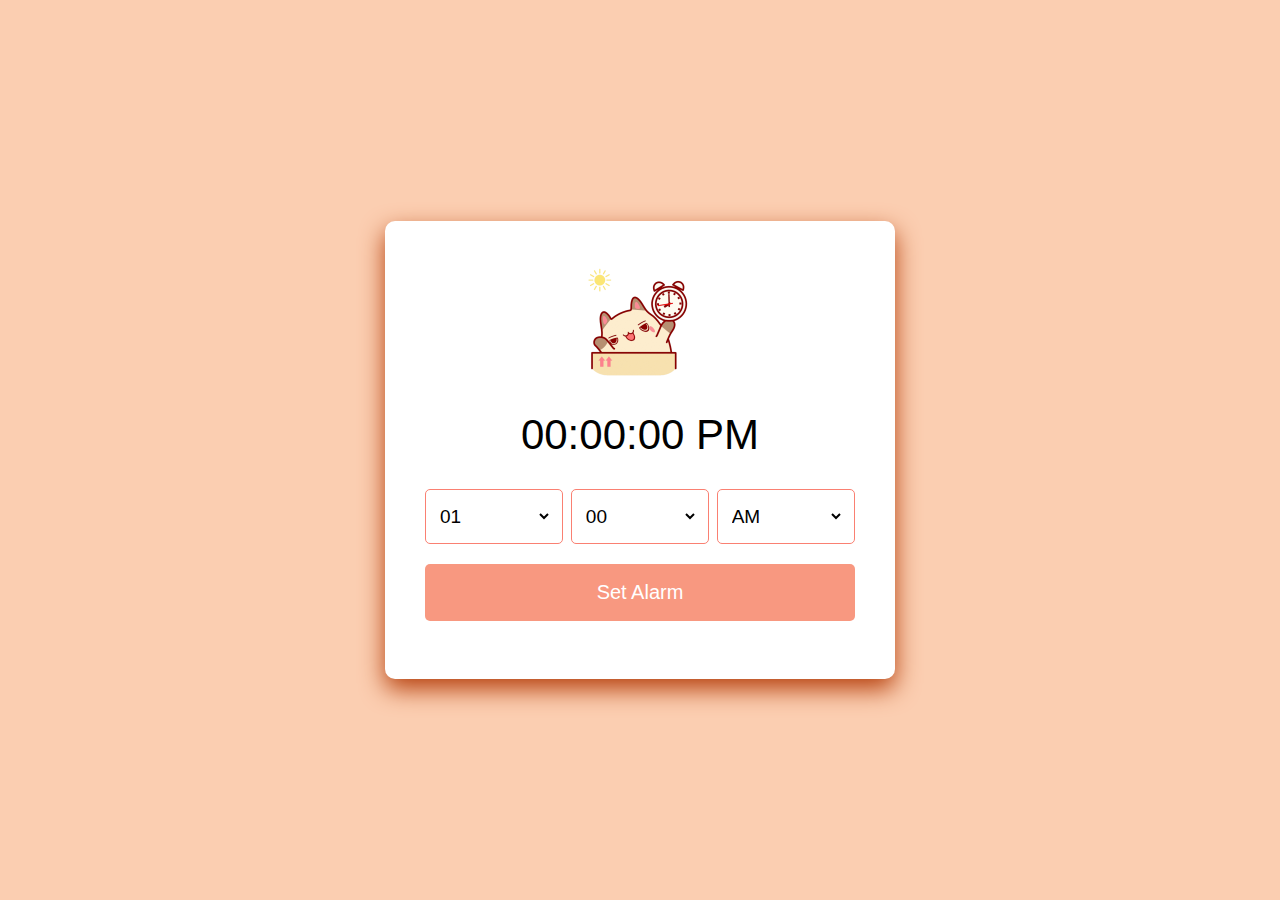
<file: Alarm/index.html>
<!DOCTYPE html>
<html lang="en" >
  <head>
    <meta charset="utf-8">
    <title>Alarm </title>
    <link rel="stylesheet" href="style.css">
    <meta name="viewport" content="width=device-width, initial-scale=1.0">
  </head>
  <body>
    <div class="wrapper">
        <img src="Images/alarm-clock-alarms.gif" alt="alarm" style="width:120px;height:120px;">

      <h1>00:00:00 PM</h1>
      <div class="content">
        <div class="column">
            <select>
                <option value="Hour" selected disabled hidden>Hour</option>
            </select>
        </div>
        <div class="column">
            <select>
                <option value="Minute" selected disabled hidden>Minute</option>
            </select>
        </div>
        <div class="column">
            <select>
                <option value="AM/PM" selected disabled hidden>AM</option>
            </select>
        </div>
    </div>
    
      <button>Set Alarm</button>
     

    </div>
    <script src="script.js"></script>
  </body>
</html>
</file>
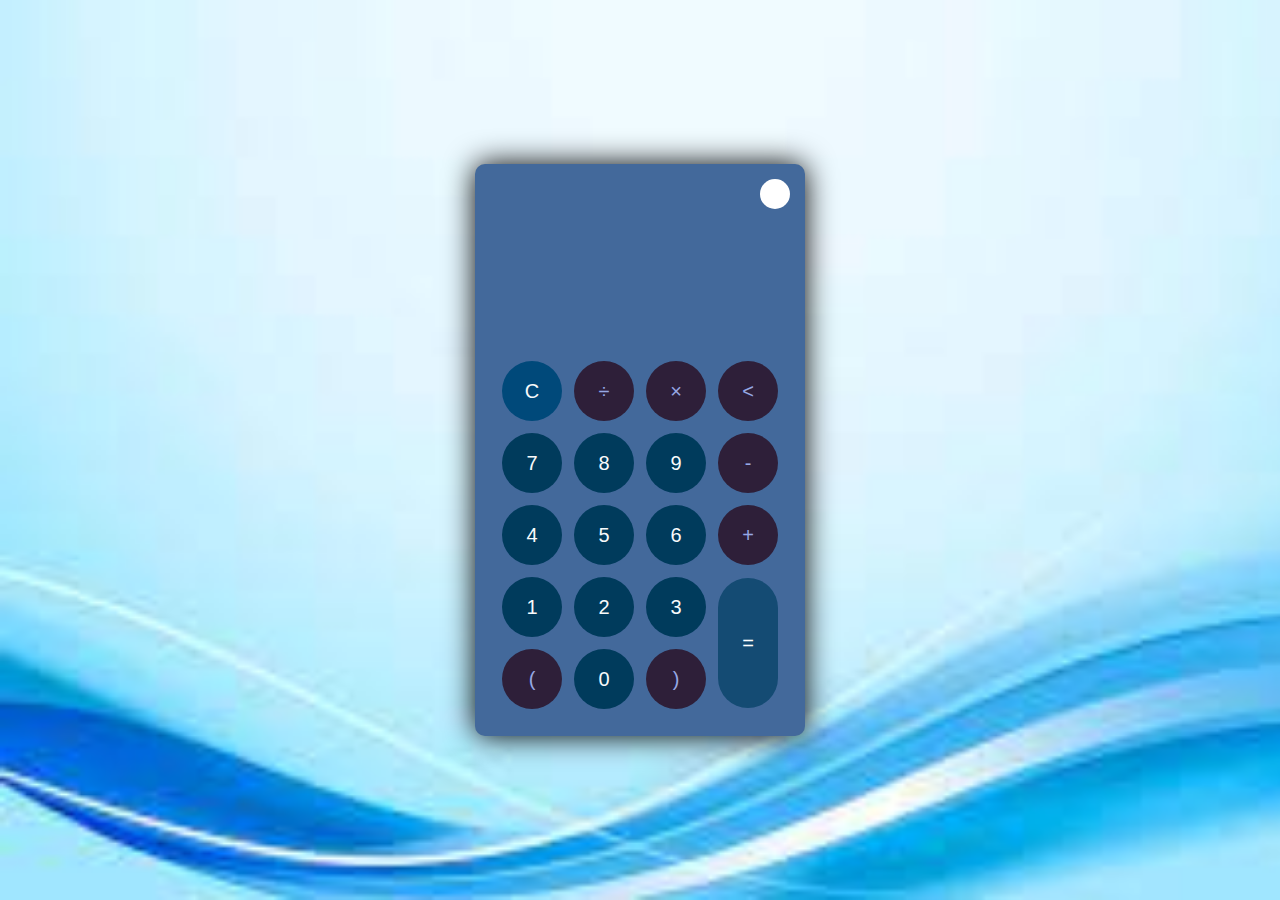
<file: Calculator_App/index.html>
<!DOCTYPE html>
<html lang="en">
<head>
    <meta charset="UTF-8">
    <meta name="viewport" content="width=device-width, initial-scale=1.0">
    <title>Calculator</title>
    <link rel="stylesheet" href="style.css">
</head>
<body>
    <div class="container">
        <div class="calculator dark">
            <div class="theme-toggler active">
                <i class="toggler-icon"></i>
            </div>
            <div class="display-screen">
                <div id="display"></div>
            </div>
            <div class="buttons">
                <table>
                    <tr>
                        <td><button class="btn-operator" id="clear">C</button></td>
                        <td><button class="btn-operator" id="/">&divide;</button></td>
                        <td><button class="btn-operator" id="*">&times;</button></td>
                        <td><button class="btn-operator" id="backspace"><</button></td>
                    </tr>
                    <tr>
                        <td><button class="btn-number" id="7">7</button></td>
                        <td><button class="btn-number" id="8">8</button></td>
                        <td><button class="btn-number" id="9">9</button></td>
                        <td><button class="btn-operator" id="-">-</button></td>
                    </tr>
                    <tr>
                        <td><button class="btn-number" id="4">4</button></td>
                        <td><button class="btn-number" id="5">5</button></td>
                        <td><button class="btn-number" id="6">6</button></td>
                        <td><button class="btn-operator" id="+">+</button></td>
                    </tr>
                    <tr>
                        <td><button class="btn-number" id="1">1</button></td>
                        <td><button class="btn-number" id="2">2</button></td>
                        <td><button class="btn-number" id="3">3</button></td>
                        <td rowspan="2"><button class="btn-equal" id="equal">=</button></td>
                    </tr>
                    <tr>
                        <td><button class="btn-operator" id="(">(</button></td>
                        <td><button class="btn-number" id="0">0</button></td>
                        <td><button class="btn-operator" id=")">)</button></td>
                    </tr>
                </table>
            </div>
        </div>
    </div>
    <script src="script.js"></script>
</body>
</file>
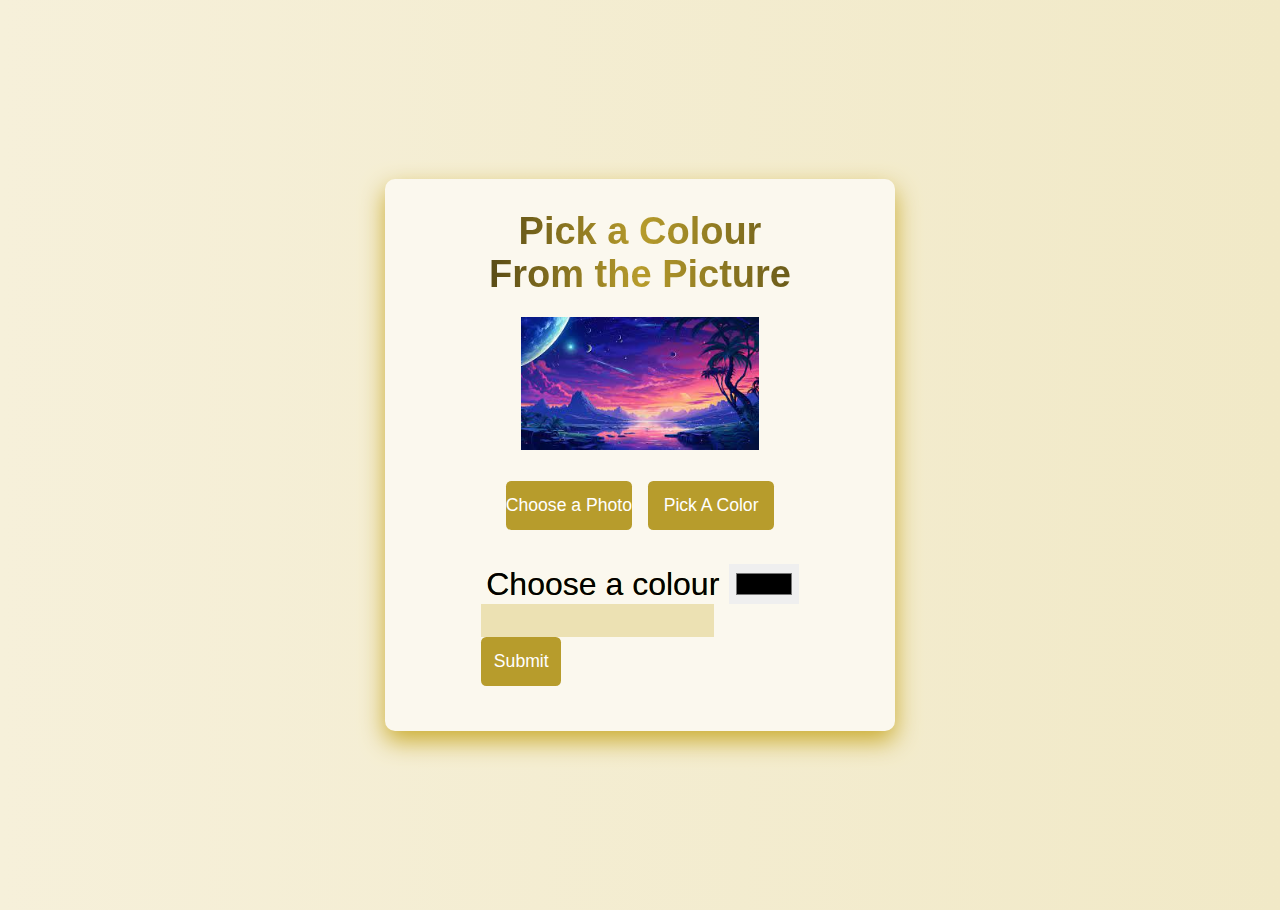
<file: Colour_Picker/index.html>
<!DOCTYPE html>
<html lang="en">
<head>
    <meta charset="UTF-8">
    <meta name="viewport" content="width=device-width, initial-scale=1.0">
    <title>Colour Picker</title>
    <!--Fonts awesome icons-->
    <link
      rel="stylesheet"
      href="https://cdnjs.cloudflare.com/ajax/libs/font-awesome/6.2.0/css/all.min.css"
    />
    <link rel="stylesheet" href="style.css" >
</head>
<body>
    <div class="wrapper">
        <h2 class="head">Pick a Colour <br> From the Picture</h2>
        <div class="image-container">
            <img id="image" src="Images/fantasy.jpg" />
        </div>
        <div class="container">
            <input type="file" id="file" accesskey="image/*" />
            <label for="file">Choose a Photo</label>
            <button id="pick-color">Pick A Color</button>
        </div>
        <div id="error" class="hide"></div>
      <div id="result" class="hide">
        <div>
            <input type="text" id="hex-val-ref" />
            <button onclick="copy('hex-val-ref')">
                <i class="fa-solid fa-droplet"></i>
            </button>
          </div>
          <div>
            <input type="text" id="rgb-val-ref" />
            <button onclick="copy('rgb-val-ref')">
                <i class="fa-solid fa-palette"></i>
            </button>
          </div>
          <div id="picked-color-ref"></div>
        </div>

        <div class="colour-pick">
          <h  class="head2"> Choose a colour</h>
      <input type="color" id="colour" style="height:40px; width:70px"> <br>
      <input type="text" class="textC" id="txtC"> <br>
      <input type="button" class="subbtn" value="Submit" onclick="fetchColor()" >
      
      

    </div>
      <script src="script.js"></script>
</body>
</html>
</file>
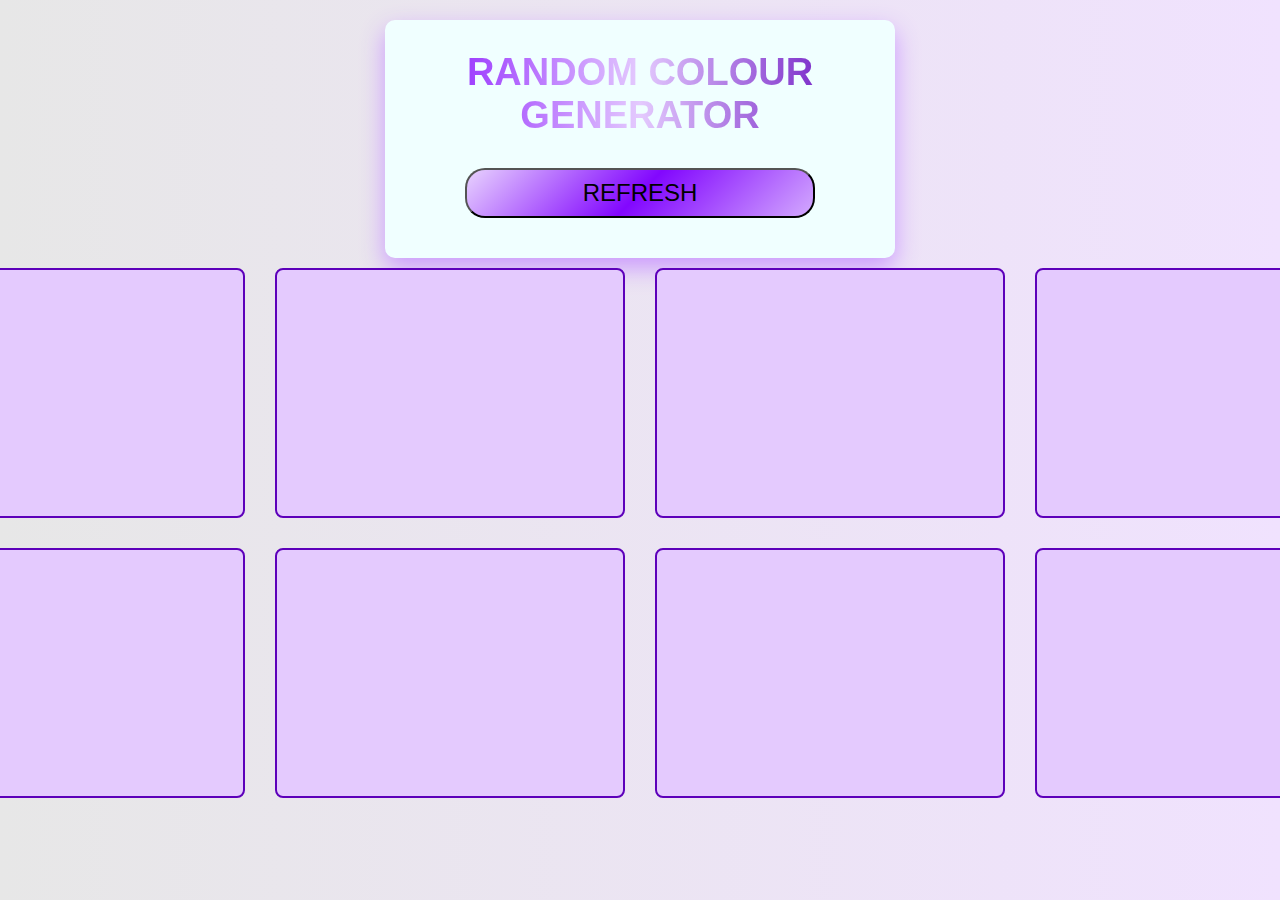
<file: Random Colour Generator/index.html>
<!DOCTYPE html>
<html lang="en">
<head>
    <meta charset="UTF-8">
    <meta name="viewport" content="width=device-width, initial-scale=1.0">
    <title>Random Colour Generator</title>
    <link rel="stylesheet" href="style.css">
</head>
<body>
    <div class="wrapper">
    <h2 class="head2">RANDOM COLOUR <br>GENERATOR</h2>
    <button class="btn" onclick="addColor();">REFRESH</button>
</div>
<section class="container"></section>


    <script src="script.js"></script>
</body>
</html>
</file>
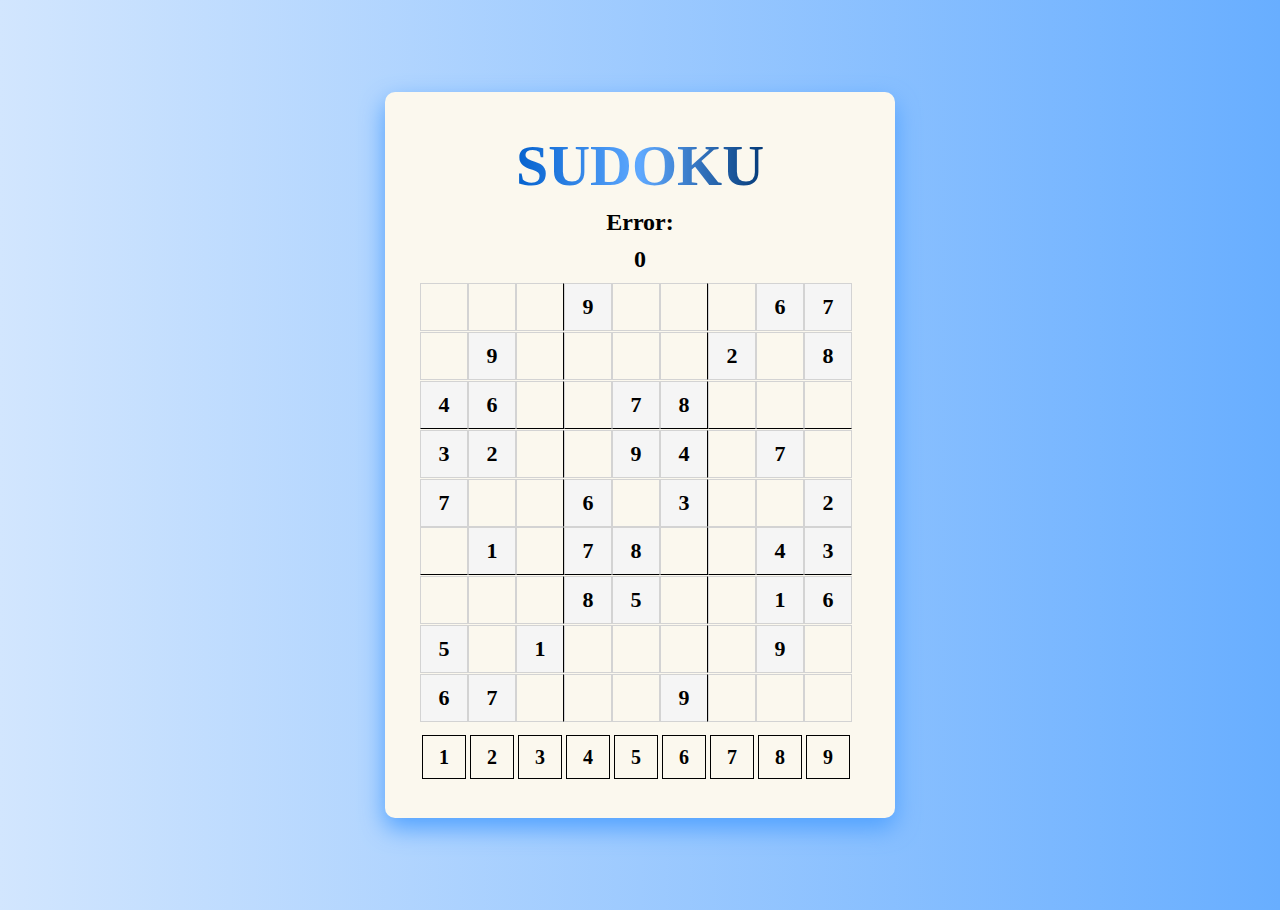
<file: Sudoku/index.html>
<!DOCTYPE html>
<html lang="en">
<head>
    <meta charset="UTF-8">
    <meta name="viewport" content="width=device-width, initial-scale=1.0">
    <title>Sudoku</title>
    <link rel="stylesheet" href="style.css">
</head>
<body>
    <div class="wrapper">
        <h1 class="head">SUDOKU</h1>
         <h2>Error: </h2>
        <h2 id="error">0</h2>
        <div id="board"></div>
        <div id="digits"></div>


    </div>
    
    <script src="script.js"></script>
</body>
</html>
</file>
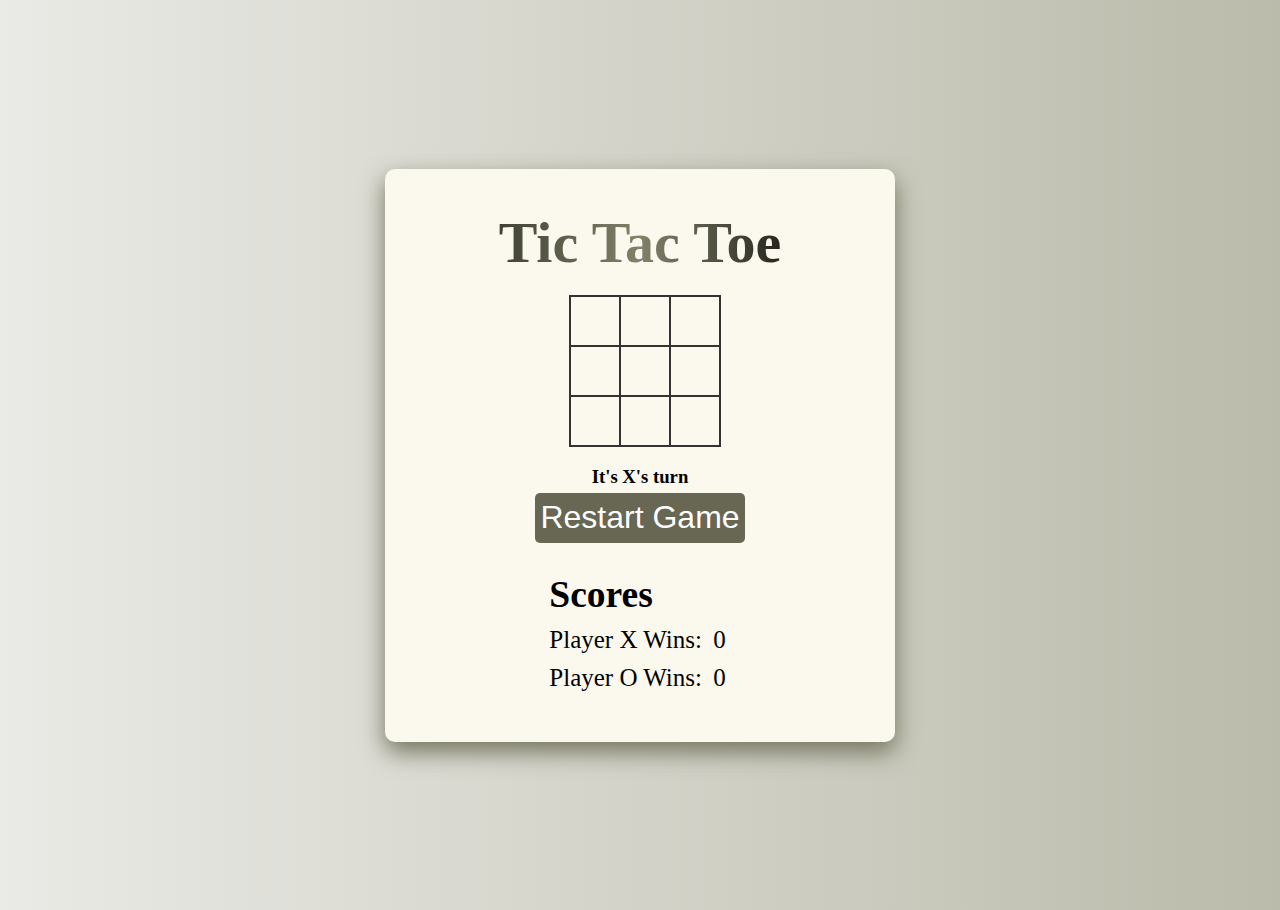
<file: Tic_Tac_Toe/index.html>
<!DOCTYPE html>
<html lang="en">
<head>
    <meta charset="UTF-8">
    <meta name="viewport" content="width=device-width, initial-scale=1.0">
    <title>Tic_Tac_Toe</title>
    <link rel="stylesheet" href="style.css" >
    
</head>
<body>
    <div class="wrapper">
       
        <h1 class="head">Tic Tac Toe</h1>
        <div class="container">
            <div data-cell-index="0" class="cell"></div>
            <div data-cell-index="1" class="cell"></div>
            <div data-cell-index="2" class="cell"></div>
            <div data-cell-index="3" class="cell"></div>
            <div data-cell-index="4" class="cell"></div>
            <div data-cell-index="5" class="cell"></div>
            <div data-cell-index="6" class="cell"></div>
            <div data-cell-index="7" class="cell"></div>
            <div data-cell-index="8" class="cell"></div>
        </div>
        <h3 class="game--status"></h3>
        <button class="game--restart">Restart Game</button>

    
        <div class="score-container">
        <h2>Scores</h2>
        <p>Player X Wins: <span class="x-wins">0</span></p>
        <p>Player O Wins: <span class="o-wins">0</span></p>
        </div>
   

    </div> 
    <script src="script.js"></script>
    
</body>
</html>
</file>
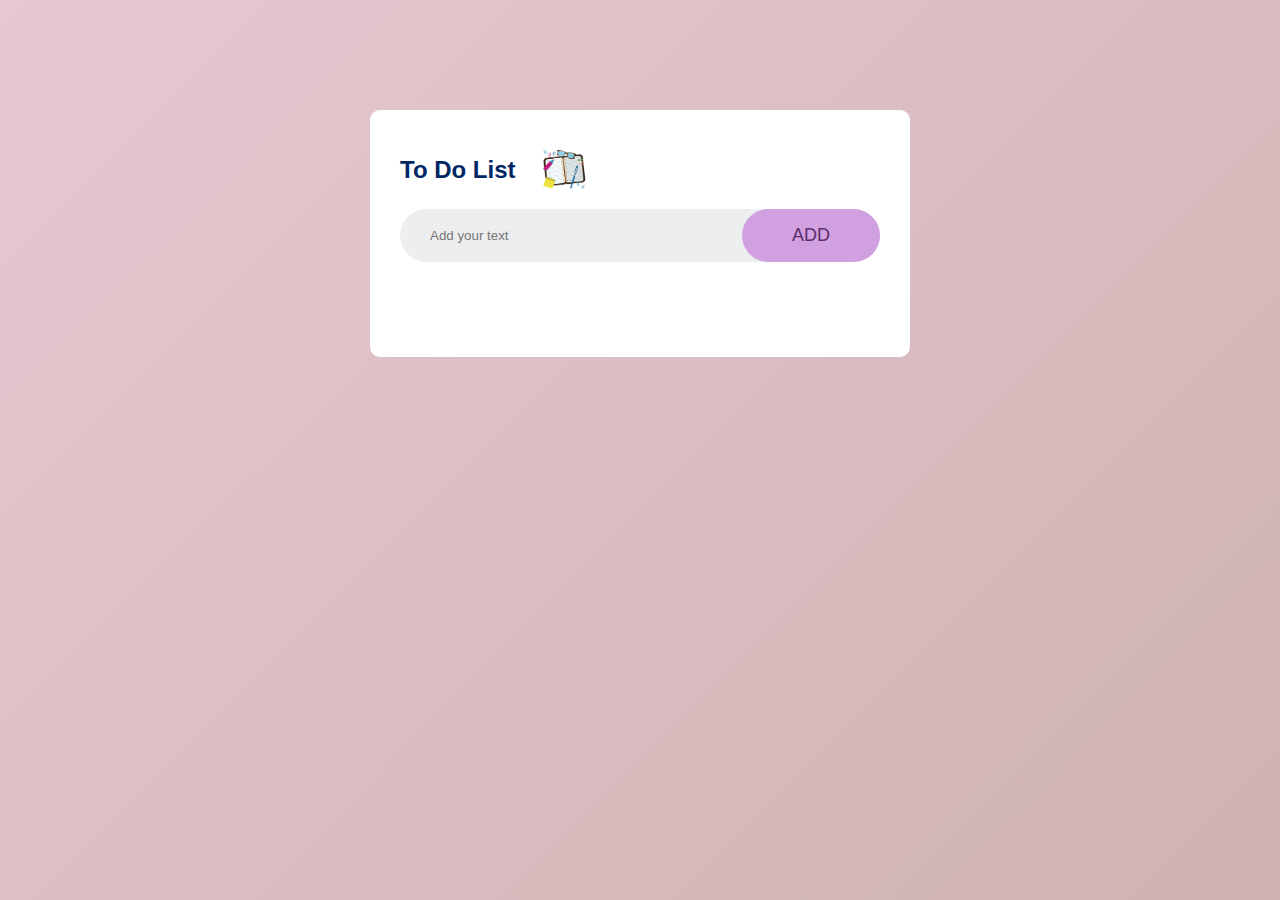
<file: To-Do-List/index.html>
<!DOCTYPE html>
<html lang="en">
<head>
    <meta charset="UTF-8">
    <meta name="viewport" content="width=device-width, initial-scale=1.0">
    <title>To_Do_List</title>
    <link rel="stylesheet" href="style.css"
</head>
<body>
    <div class="container">
        <div class="todo-app">
            <h2>
                To Do List <img src="Images/notebook2.png">
            </h2>
            <div class="row">
            <input type ="text" id="input-box" placeholder ="Add your text">
            <button type="button" onclick="addTask()">ADD</button>
        </div>
     <ul id="list-container">
       <!-- <li class="checked">Task 1</li>
        <li>Task 2</li>
        <li>Task 3</li> -->
     </ul>
    </div>
    <script src="script.js"></script>
</body>
</html>
</file>
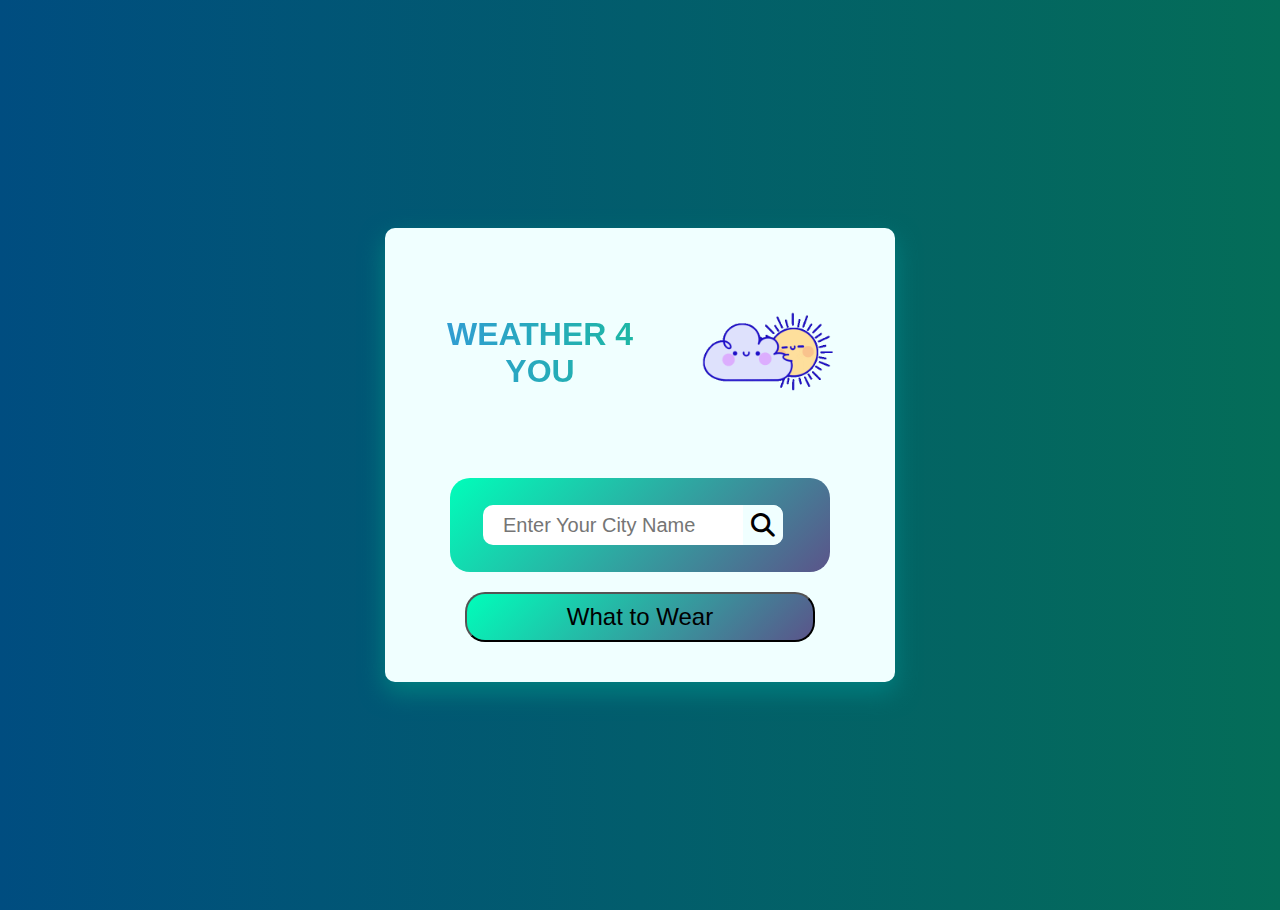
<file: Weather_App/index.html>
<!DOCTYPE html>
<html lang="en">
<head>
    <meta charset="UTF-8">
    <meta http-equiv="X-UA-Compatible" content="IE=edge">
    <meta name="viewport" content="width=device-width, initial-scale=1.0">
    <title>Document</title>
    <link rel="stylesheet" href="https://cdnjs.cloudflare.com/ajax/libs/font-awesome/6.4.0/css/all.min.css">
    <link rel="stylesheet" href="style.css">
    <link href="https://fonts.googleapis.com/css2?family=Fjalla+One&family=Libre+Baskerville:wght@700&family=Oswald&family=Poppins:wght@300&family=Roboto:wght@300&display=swap" rel="stylesheet">
</head>
<body>
    <div class="wrapper">
    <div class="forecast-container">
        <h1>WEATHER 4 YOU</h1>
        <img src="Images/sun hug cloud.gif" alt="cloudy" class="cloud-image">
    </div>
    <div class="container">
        <div class="searchbox">
            <input type="text" placeholder="Enter Your City Name" id="searchinput">
            <i class="fa-solid fa-magnifying-glass" id="searchbox"></i>
        </div>


        <div class="body" id="body_data">
            <h2 id="temperature">25</h2>
            <h3 id="city">Johannesburg</h3>
        </div>

        <div class="detail" id="detail">
            <div class="col">
                <i class="fa-solid fa-droplet"></i>
                <div>
                    <h5 id="humidity">50%</h5>
                    <p>Humidity</p>
                </div>
            </div>
            <div class="col">
                <i class="fa-solid fa-wind"></i>
                <div>
                    <h5 id="windspeed">15 km/h</h5>
                    <p>Wind Speed</p>
                </div>
            </div>
        </div>
    </div>
    <button class="popup-button">What to Wear</button>
    <div class="popup-container">
        <h2>Temperature Ranges</h2>
        <div class="temperature-range">
          <strong>Below 5°C:</strong>
          <p>Warm jacket, scarf, and gloves</p>
        </div>
        <div class="temperature-range">
          <strong>5-10°C:</strong>
          <p>Winter coat, hat, and gloves</p>
        </div>
        <div class="temperature-range">
          <strong>10-15°C:</strong>
          <p>Light jacket, long sleeves</p>
        </div>
        <div class="temperature-range">
          <strong>15-20°C:</strong>
          <p>Sweater and jeans</p>
        </div>
        <div class="temperature-range">
          <strong>20-25°C:</strong>
          <p>T-shirt and shorts</p>
        </div>
      
    </div>
</div>


  <script src="script.js"></script>
</body>
</html>
</file>
<file: Alarm/style.css>
*{
    margin: 0;
    padding: 0;
    box-sizing:border-box;
    font-family:'Gill Sans', 'Gill Sans MT', Calibri, 'Trebuchet MS', sans-serif;
  }
  body, .wrapper, .content{
    display: flex;
    align-items: center;
    justify-content: center;
  }
  /*css for background*/
  body{
    padding: 0 15px;
    min-height: 100vh;
    background: #fbceb1;
  }
  /*css for border box*/
  .wrapper{
    width: 510px;
    padding: 40px 40px 58px;
    background: #fff;
    border-radius: 10px;
    flex-direction: column;
    box-shadow: 0 10px 25px rgba(183,65,14);
  }

  .wrapper h1{
    font-size: 42px;
    font-weight: 500;
    margin: 30px 0;
  }
  .wrapper .content{
    width: 100%;
    justify-content: space-between;
  }
  .content.disable{
    cursor: no-drop;
  }
  .content .column{
    padding: 0 10px;
    border-radius: 5px;
    border: 1px solid #fa8072;
    width: calc(100% / 3 - 5px);
  }
  .content.disable .column{
    opacity: 0.6;
    pointer-events: none;
  }
  .column select{
    width: 100%;
    height: 53px;
    border: none;
    outline: none;
    background: none;
    font-size: 19px;
  }
  .wrapper button{
    width: 100%;
    border: none;
    outline: none;
    color: #fff;
    cursor: pointer;
    font-size: 20px;
    padding: 17px 0;
    margin-top: 20px;
    border-radius: 5px;
    background: #f89880;
  }
</file>
<file: Calculator_App/style.css>
*{
    padding: 0;
    margin: 0;
    box-sizing: border-box;
    outline: 0;
    transition: all 0.5s ease;
}

body {
    font-family: sans-serif;
}

a {
    text-decoration: none;
    color: #fff;
}

body {
    background-image: url('Images/b.jpg');
  background-repeat: no-repeat;
  background-attachment: fixed;
  background-size: cover;
}

.container {
    height: 100vh;
    width: 100vw;
    display: grid;
    place-items: center;
}

.calculator {
    position: relative;
    height: auto;
    width: auto;
    padding: 20px;
    border-radius: 10px;
    box-shadow: 0 0 30px #000;
}

.theme-toggler {
    position: absolute;
    top: 30px;
    right: 30px;
    color: #fff;
    cursor: pointer;
    z-index: 1;
}

.theme-toggler.active {
    color: #333;
}

.theme-toggler.active::before {
    background-color: #fff;
}

.theme-toggler::before {
    content: '';
    height: 30px;
    width: 30px;
    position: absolute;
    top: 50%;
    transform: translate(-50%, -50%);
    border-radius: 50%;
    background-color: #333;
    z-index: -1;
}

#display {
    margin: 0 10px;
    height: 150px;
    width: auto;
    max-width: 270px;
    display: flex;
    align-items: flex-end;
    justify-content: flex-end;
    font-size: 30px;
    margin-bottom: 20px;
    overflow-x: scroll;
  }

#display::-webkit-scrollbar {
    display: block;
    height: 3px;
}

button {
    height: 60px;
    width: 60px;
    border: 0;
    border-radius: 30px;
    margin: 5px;
    font-size: 20px;
    cursor: pointer;
    transition: all 200ms ease;
}

button:hover {
    transform: scale(1.1);
}

button#equal {
    height: 130px;
}

/* light theme */

.calculator {
    background-color: #fff;
}

.calculator #display {
    color: #0a1e23;
}

.calculator button#clear {
    background-color: #4faeb6;
    color: #d5acd1;
}

.calculator button.btn-number {
    background-color: #c3eaff;
    color: #000000;
}

.calculator button.btn-operator {
    background-color: #C0C0C0;
    color: #97F7F7;
  }
  
  .calculator button.btn-equal {
    background-color: #B9E9D3;
    color: #000;
  }

  /* dark theme */

  .calculator.dark {
    background-color: #43699B; 
}

.calculator.dark #display {
    color: #f8fafb; 
}

.calculator.dark button#clear {
    background-color: #00497a; 
    color: #f8fafb; 
}

.calculator.dark button.btn-number {
    background-color: #003b5c;
    color: #f8fafb; 
}

.calculator.dark button.btn-operator {
    background-color: #2e1f39;
    color: #96A8E4;
}

.calculator.dark button.btn-equal {
    background-color: #144B73; 
    color: #ffffff; 
}
</file>
<file: Colour_Picker/style.css>
*{
    margin: 0;
    padding: 5px;
    box-sizing:border-box;
    font-family:'Gill Sans', 'Gill Sans MT', Calibri, 'Trebuchet MS', sans-serif;
  }
  body, .wrapper, .content{
    display: flex;
    align-items: center;
    justify-content: center;
  }
  /*css for background*/
  body{
    padding: 0 15px;
    min-height: 100vh;
    background: linear-gradient(90deg, #f6f0da, #f1e9c7);
  }
  /*css for border box*/
  .wrapper{
    width: 510px;
    padding: 20px 20px 40px;
    background: #fbf8ee;
    border-radius: 10px;
    flex-direction: column;
    box-shadow: 0 10px 25px #cbad31;
  }
  .head{
    text-align: center;
    font-size: 38px;
    background-image: linear-gradient(90deg, #554814, #b79c2c, #685919);
    -webkit-background-clip: text;
    color: transparent;
    display: flex;
    align-items: center;
    justify-content: center;
    height: 12vh;
  }
  img {
    display: block;
    width: 80%;
    margin: auto;
  }
  .container {
    display: grid;
    grid-template-columns: 1fr 1fr;
    gap: 1em;
    margin: 1em 0 1.5em 0;
  }
  input,
  label,
  button {
    border: none;
    outline: none;
  }
  input[type="file"] {
    display: none;
  }
  label,
  button {
    display: block;
    font-size: 1.1em;
    background-color: #b79c2c;
    color: #ffffff;
    text-align: center;
    padding: 0.8em 0;
    border-radius: 0.3em;
    cursor: pointer;
  }
  #result {
    /* display: grid; */
    grid-template-columns: 1fr 1fr;
    grid-gap: 1em;
  }
  #result div {
    position: relative;
    display: flex;
    align-items: center;
    justify-content: space-between;
  }
  #result input {
    background-color: transparent;
    font-size: 1em;
    padding: 0.5em;
    width: 100%;
    color: #313b4c;
    border-bottom: 0.1em solid #021637;
  }
  #result button {
    position: absolute;
    right: 0.6em;
    background-color: transparent;
    color: #7c8696;
  }
  #picked-color-ref {
    grid-column: 2;
    grid-row: 1 / 3;
    border: 0.6em solid #d9e8ff;
    border-radius: 0.5em;
  }
  #custom-alert {
    transform: scale(0);
    transition: 0.5s;
    transform-origin: center;
    background-color: #d9e8ff;
    color: #025bee;
    text-align: center;
    padding: 0.5em;
    margin-top: 1.5em;
  }
  .hide {
    display: none;
  }
  #error {
    color: #ff725a;
    text-align: center;
  }

.head2{
  font-size: 32px;
  background-image: linear-gradient(90deg, #554814, #b79c2c, #685919);
  -webkit-background-clip: text;
}

.subbtn{
    display: block;
    font-size: 1.1em;
    background-color: #b79c2c;
    color: #ffffff;
    text-align: center;
    padding: 0.8em 0;
    border-radius: 0.3em;
    cursor: pointer; 
    width:80px;
}
.textC{
    background-color: #ece1b3;
    font-size: 20px;
}
</file>
<file: Random Colour Generator/style.css>
* {
  margin: 0;
  padding: 0;
  box-sizing: border-box;
  font-family: 'Gill Sans', 'Gill Sans MT', Calibri, 'Trebuchet MS', sans-serif;
}

body {
  padding: 0 15px;
  min-height: 100vh;
  background: linear-gradient(90deg, #e7e7e7, #f0e2fe);
  display: flex;
  flex-direction: column;
  align-items: center;
  justify-content: flex-start; /* Center content vertically at the top */
}

.wrapper {
  width: 510px;
  padding: 20px 20px 40px;
  background: #F0FFFF;
  border-radius: 10px;
  box-shadow: 0 10px 25px #cb99fe;
  text-align: center;
  margin-top: 20px; /* Space between wrapper and grid */
}

.head2 {
  text-align: center;
  font-size: 38px;
  background-image: linear-gradient(90deg, #860ffe, #e4cafe, #5d00ba);
  -webkit-background-clip: text;
  color: transparent;
  display: flex;
  align-items: center;
  justify-content: center;
  height: 12vh;
}

.btn {
  background: linear-gradient(135deg, #e8d2fe, #8207fe, #d3a9fe);
  width: 350px;
  height: 50px;
  border-radius: 20px;
  cursor: pointer;
  font-size: 24px;
  margin-top: 20px;
}

.btn:hover {
  background: #c791fe;
}

.container {
  display: grid;
  grid-template-columns: auto auto auto auto;
  grid-gap: 30px; 
  justify-content: center;
  padding: 10px;
  align-items: start;

}
.box {
  height: 250px;
  width:350px;
  background: #e4cafe;
  border: 2px solid #5d00ba;
  border-radius: 8px;
  display: flex;
  justify-content: center;
  align-items: center;
  font-size: 1.5rem;
  text-transform: uppercase;
  color: #000;
  cursor: pointer;
}
</file>
<file: Sudoku/style.css>
*{
    margin: 0;
    padding: 5px;
    box-sizing:border-box;
   
  }
  body, .wrapper, .content{
    display: flex;
    align-items: center;
    justify-content: center;
  }
  /*css for background*/
  body{
    padding: 0 15px;
    min-height: 100vh;
    background: linear-gradient(90deg, #d2e6fe, #68aeff);
  }
  /*css for border box*/
  .wrapper{
    width: 510px;
    padding: 20px 20px 40px;
    background: #fbf8ee;
    border-radius: 10px;
    flex-direction: column;
    box-shadow: 0 10px 25px #4fa1ff;
  }



.head {
    padding-top: 20px;
    text-align: center;
    font-size: 58px;
    background-image: linear-gradient(90deg, #005ecc, #5fa9ff, #003572);
    -webkit-background-clip: text;
    color: transparent;
}


#board {
  width: 450px;
  height: 450px;
  margin: 0 auto;
  display: flex;
  flex-wrap: wrap;
}

.tile {
  width: 48px; 
  height: 48px;
  border: 1px solid lightgray;
  font-size: 22px;
  font-weight: bold;
  display: flex;
  justify-content: center;
  align-items: center;
}

#digits {
  width: 450px;
  height: 50px;

  margin: 0 auto;
  display: flex;
  flex-wrap: wrap;
}

.number {
  width: 44px; 
  height: 44px;
  border: 1px solid black;
  margin: 2px;
  font-size: 20px;
  font-weight: bold;
  display: flex;
  justify-content: center;
  align-items: center;
}

.number-selected {
  background-color: gray;
}

.tile-start {
  background-color: whitesmoke;
}

.horizontal-line {
  border-bottom: 1px solid black;
}

.vertical-line {
  border-right: 1px solid black;
}
</file>
<file: Tic_Tac_Toe/style.css>
*{
    margin: 0;
    padding: 5px;
    box-sizing:border-box;
   
  }
  body, .wrapper, .content{
    display: flex;
    align-items: center;
    justify-content: center;
  }
  /*css for background*/
  body{
    padding: 0 15px;
    min-height: 100vh;
    background: linear-gradient(90deg, #eaeae6, #bbbbab);
  }
  /*css for border box*/
  .wrapper{
    width: 510px;
    padding: 20px 20px 40px;
    background: #fbf8ee;
    border-radius: 10px;
    flex-direction: column;
    box-shadow: 0 10px 25px #74745f;
  }


body {
    color: var(--orange);
    font-family: 'Finger Paint', cursive;
}

.head {
    padding-top: 20px;
    text-align: center;
    font-size: 58px;
    background-image: linear-gradient(90deg, #3e3e33, #82826a, #23231d);
    -webkit-background-clip: text;
    color: transparent;
}
.container {
    display: grid;
    grid-template-columns: repeat(3, auto);
    width: 150px;
    margin: 120px;
    margin-bottom: 10px;
    margin-top: 10px;
}
.cell {
    font-family:'Times New Roman', Times, serif;
    width: 50px;
    height: 50px;
    box-shadow: 0 0 0 1px #333333;
    border: 1px solid #333333;
    cursor: pointer;
    line-height: 50px;
    font-size: 20px;
}

button {
    margin-bottom: 20px;
    height: 50px;
    border: none;
    border-radius: 5px;
    color: #fff;
    font-size: 32px;
    background-color: #676754;
    cursor: pointer;
}
button:hover {
    transition: 0.25s;
    background-color: #dcdcd4;
}
.score-container{
    font-size: 25px;

}
</file>
<file: To-Do-List/style.css>
*{
    margin: 0;
    padding: 0;
    font-family:Arial, Helvetica, sans-serif;
    box-sizing: border-box;
} 
.container{
    width:100%;
    min-height: 100vh;
    background: linear-gradient(135deg,#e7c8d2,#ceb3b1);
    padding:10px;
}
.todo-app{
    width:100%;
    max-width: 540px;
    background: #fff;
    margin: 100px auto 20px;
    padding: 40px 30px 70px;
    border-radius:10px ;


}
.todo-app h2{
    color: #002765;
    display: flex;
    align-items: center;
    margin-bottom: 20px;
}

.todo-app h2 img{
    width:45px;
    margin-left:26px ;
}


.row{
    display: flex;
    align-items: center ;
    justify-content: space-between;
    background: #edeef0;
    border-radius: 30px;
    padding-left: 20px;
    margin-bottom: 25px;
}
input{
    flex:1;
    border:none;
    outline:none ;
    background: transparent;
    padding:10px;
    font-weight:14px;
}
button{
    border:none;
    outline: none;
    padding:16px 50px;
    background: #d1a0e1;
    color:#5d2e6a;
    font-size: 18px;
    cursor:pointer;
    border-radius: 40px;
}
ul li{
    list-style: none;
    font-size: 17px;
    padding: 12px 8px 12px 50px;
    user-select: none;
    cursor:pointer;
    position: relative;
}
ul li::before{
    content:'';
    position: absolute;
    height:28px;
    width:28px;
    border-radius: 50%;
    background-image: url(Images/unchecked.png);
    background-size: cover;
    background-position: center;
    top:12px;
    left:8px;
}
ul li.checked{
    color:#555;
    text-decoration: line-through;
}
ul li.checked::before{
    background-image: url(Images/check.png);
}
ul li span{
    position: absolute;
    right:0;
    top:5px;
    width:40px;
    height:40px;
    font-size: 24px;
    color:#555;
    line-height: 40px;
    text-align: center;
    border-radius: 50%;
}
ul li span::hover{
    background: #edeef0;
}
</file>
<file: Weather_App/style.css>
*{
    margin: 0;
    padding: 5px;
    box-sizing:border-box;
    font-family:'Gill Sans', 'Gill Sans MT', Calibri, 'Trebuchet MS', sans-serif;
  }
  body, .wrapper, .content{
    display: flex;
    align-items: center;
    justify-content: center;
  }
  /*css for background*/
  body{
    padding: 0 15px;
    min-height: 100vh;
    background: linear-gradient(90deg, #004d80, #046d58);
  }
  /*css for border box*/
  .wrapper{
    width: 510px;
    padding: 20px 20px 40px;
    background: #F0FFFF;
    border-radius: 10px;
    flex-direction: column;
    box-shadow: 0 10px 25px rgb(0, 128, 128);
  }

  .wrapper h1{
    text-align: center;
    font-size: 38px; 
    background-image: linear-gradient(90deg, #3498db, #1abc9c);
    -webkit-background-clip: text;
    color: transparent;
    display: flex;
    align-items: center;
    justify-content: center;
    height: 12vh; 
  }
  .forecast-container {
    display: flex;
    align-items: center;
    margin-bottom: 20px;
}
.cloud-image{
height: 200px;
width:200px;
}
.forecast-container h1 {
    font-size: 32px;
    background-image: linear-gradient(90deg, #3498db, #1abc9c);
    -webkit-background-clip: text;
    color: transparent;
    margin: 0;
}
.container
{
    background: linear-gradient(135deg, #00feba, #5b548a);
    width: 380px;
    height: auto;
    border-radius: 20px;
    text-align: center;
}

.searchbox
{
    display: flex;
    flex-direction: row; 
    align-items: center;
    padding: 22px 28px;
}
.searchbox input
{
    border: none;
    outline: none;
    width: 300px !important;
    height: 40px;
    border-radius: 10px;
    padding-left: 20px;
    padding-right: 20px;
    font-size: 20px;


}
.searchbox i 
{
    background-color: #F0FFFF;
    padding: 8px;
    font-size: 24px;
    border-radius: 0 10px 10px 0;
    cursor: pointer;
    margin-left: -40px; 
}
.body
{
    display: flex;
    justify-content: center;
    flex-direction: column;
    align-items: center;
    gap: 10px;
    margin-bottom: 40px;
}


.body h2 
{
    font-size: 35px;
    color: white;
    font-weight: bold;

}

.body h3 
{
    font-size: 22px;
    color: white;
    font-weight: bold;
}

.detail
{
    display: flex;
    justify-content: space-around;
    margin-top: 20px;
padding-bottom: 50px;
}


.col{
    display: flex;
    align-items: center;
    gap: 10px;
}

.col i 
{
    font-size: 25px;
    color: rgb(50, 45, 45);
    
}


.col h5 
{
    font-size: 18px;
    color: white;
   
}
.col p 
{
    font-size: 17px;
    color: white;
}


.detail
{
    display: none;
}
.body
{
    display: none;
}

.popup-button {
    background: linear-gradient(135deg, #00feba, #5b548a);
    width: 350px;
    height: 50px;
    border-radius: 20px;
    cursor: pointer;
    font-size: 24px;
    margin-top: 20px; ;
  }

  .popup-container {
    display: none;
    position: absolute;
    top: 40%;
    right: 20%;
    background-color: #F0FFFF;
    border: 1px solid #ccc;
    padding: 20px;
    width: 300px;
    border-radius: 5px;
    box-shadow: 0 2px 5px rgba(159, 226, 191);
    margin-top: 20px;
  }

  .popup-container h2 {
    font-size: 20px;
    margin-bottom: 10px;
  }

  .temperature-range {
    margin: 10px 0;
  }

  .outfit {
    margin: 10px 0;
  }
  .popup-button:focus + .popup-container {
    display: block;
  }
</file>
